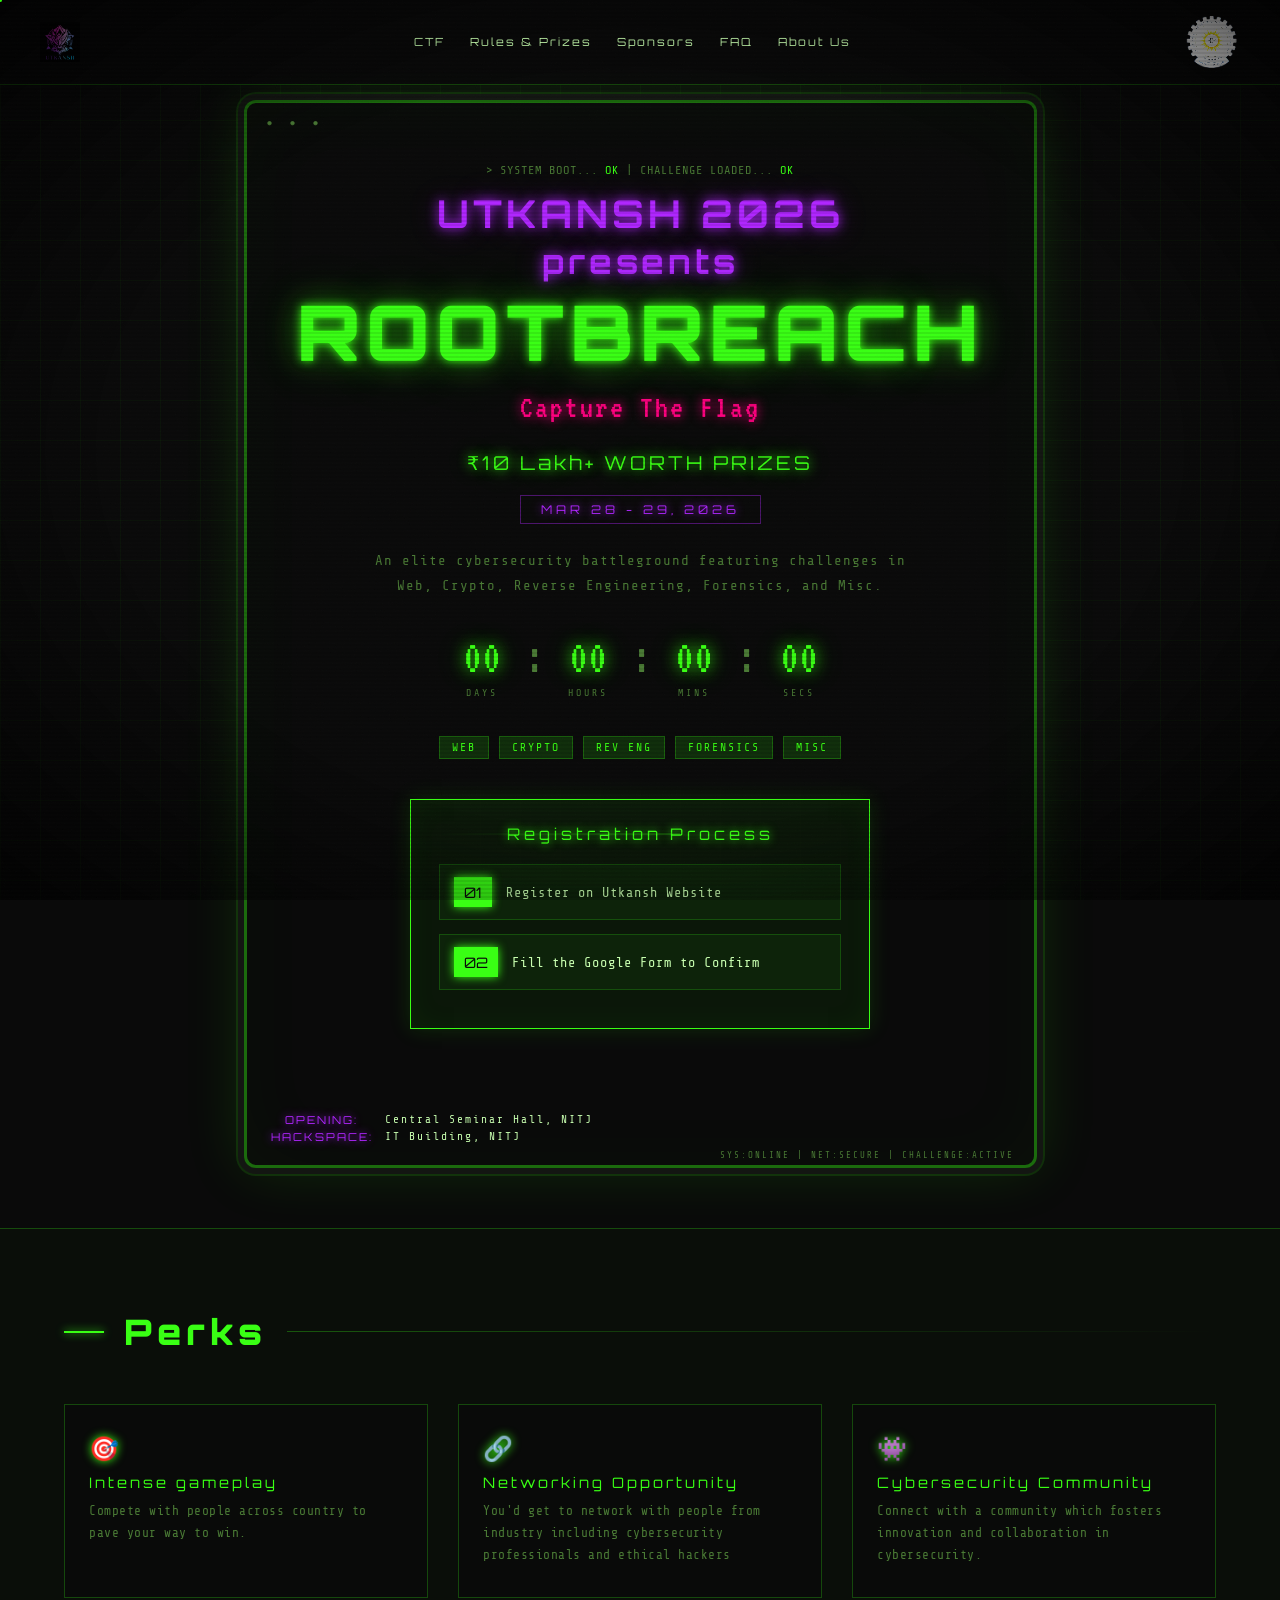
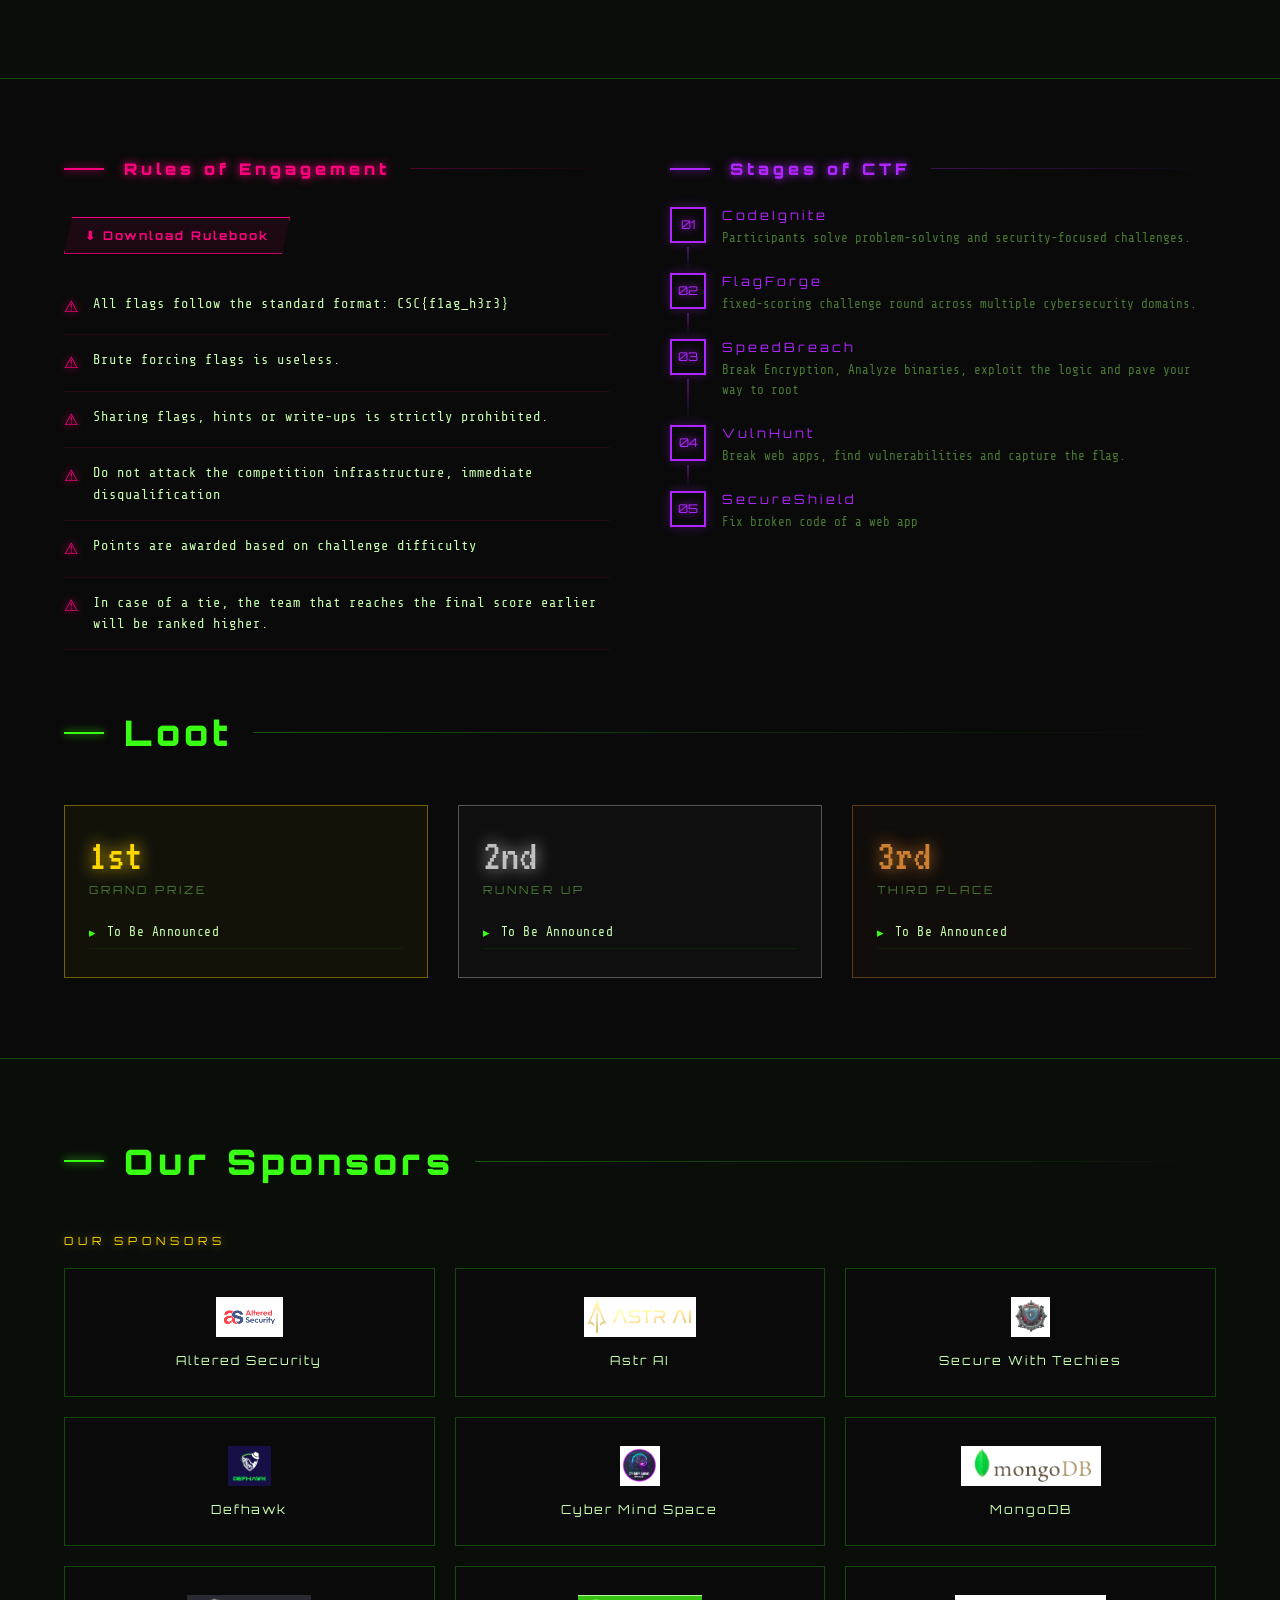
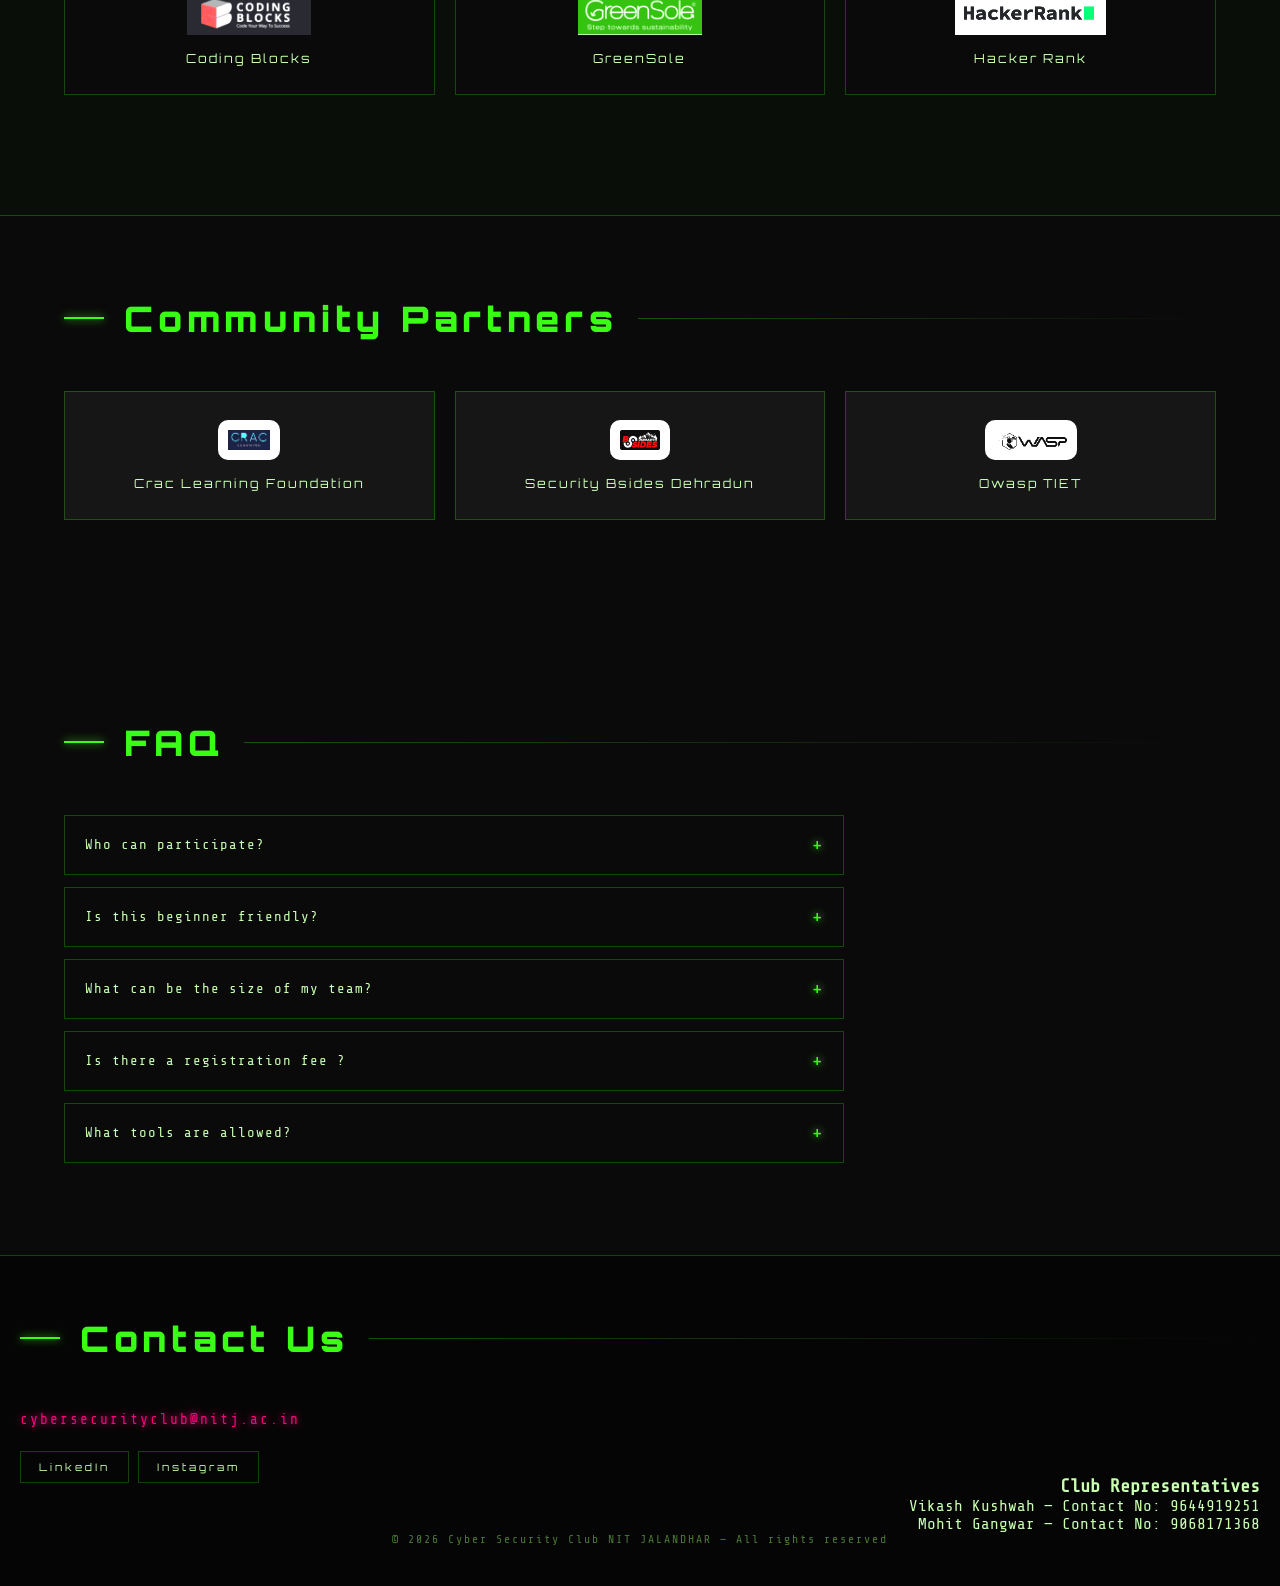
<file: index.html>
<!DOCTYPE html>
<html lang="en">
<head>
<meta charset="UTF-8">
<meta name="viewport" content="width=device-width, initial-scale=1.0">
<title>ROOTBREACH — Capture The Flag 2026</title>
<link rel="preconnect" href="https://fonts.googleapis.com">
<link href="https://fonts.googleapis.com/css2?family=Share+Tech+Mono&family=Orbitron:wght@400;700;900&family=VT323&display=swap" rel="stylesheet">
<link rel="stylesheet" href="style.css">
<link rel="icon" type="image/jpg" href="./assets/CSC_Logo.jpg">
</head>
<body>
<div class="bg-grid"></div>
<div class="vignette"></div>

<!-- NAVBAR -->
<nav>
  <img src="assets/utkansh_logo.png" alt="Register" class="nav-register-img">
    <div class="menu-toggle">☰</div>
  <div class="nav-links">
    <a href="#landing">CTF</a>
    <a href="#rules_prizes">Rules & Prizes</a>
    <a href="#sponsors">Sponsors</a>
    <a href="#faq">FAQ</a>
    <a href="#about">About Us</a>
  </div><img src="assets/nitj_logo.png" alt="Logo" class="nav-logo">
</nav>

<!-- HERO -->
<section id="landing">
  <div class="hero-inner">
    <div class="crt-monitor">
      <p class="terminal-prompt">> SYSTEM BOOT... <span>OK</span> | CHALLENGE LOADED... <span>OK</span></p>
      <p class="hero-label">
  UTKANSH 2026 <span>presents</span>
</p>
      <h1 class="hero-title">ROOTBREACH</h1>
      <p class="hero-tagline">Capture The Flag</p>
      <p class="hero-prize">₹10 Lakh+ WORTH PRIZES</p>
      <div class="hero-date">MAR 28 - 29, 2026</div>
   
      <p class="hero-desc">An elite cybersecurity battleground featuring challenges in Web, Crypto, Reverse Engineering, Forensics, and Misc.</p>
      <div class="countdown-wrap">
        <div class="countdown-unit">
          <span class="countdown-num" id="cd-days">00</span>
          <span class="countdown-label">Days</span>
        </div>
        <span class="countdown-sep">:</span>
        <div class="countdown-unit">
          <span class="countdown-num" id="cd-hours">00</span>
          <span class="countdown-label">Hours</span>
        </div>
        <span class="countdown-sep">:</span>
        <div class="countdown-unit">
          <span class="countdown-num" id="cd-mins">00</span>
          <span class="countdown-label">Mins</span>
        </div>
        <span class="countdown-sep">:</span>
        <div class="countdown-unit">
          <span class="countdown-num" id="cd-secs">00</span>
          <span class="countdown-label">Secs</span>
        </div>
      </div>
      <div class="hero-tags">
        <span class="hero-tag">WEB</span>
        <span class="hero-tag">CRYPTO</span>
        <span class="hero-tag">REV ENG</span>
        <span class="hero-tag">FORENSICS</span>
        <span class="hero-tag">MISC</span>
      </div>
<div class="registration-box">
  <p class="reg-title">Registration Process</p>

  <div class="reg-step">
    <span class="step-num">01</span>
    <a href="https://www.utkansh.com/events/tech-cod-2" target="_blank">
      Register on Utkansh Website
    </a>
  </div>

  <div class="reg-step">
    <span class="step-num">02</span>
    <a href="https://docs.google.com/forms/d/e/1FAIpQLSclqPDXq4Pr7eMh1rQsEfszffg6_2_uz47Mj0pNcskuEX2EDA/viewform" target="_blank">
      Fill the Google Form to Confirm
    </a>
  </div>
</div>
<br><br>
<div class="hero-venue bottom-left">
  <div><span>OPENING:</span> Central Seminar Hall, NITJ</div>
  <div><span>HACKSPACE:</span> IT Building, NITJ</div>
</div>
    </div>
  </div>
</section>

<!-- PERKS -->
<section id="perks">
  <h2 class="section-header" style="color:var(--green)">Perks</h2>

  <div class="perks-grid">
    

    <div class="perk-card">
      <div class="perk-icon">🎯</div>
      <div class="perk-title">Intense gameplay</div>
      <div class="perk-desc">
        Compete with people across country to pave your way to win.
      </div>
    </div>
    <div class="perk-card">
      <div class="perk-icon">🔗</div>
      <div class="perk-title">Networking Opportunity</div>
      <div class="perk-desc">
        You'd get to network with people from industry including cybersecurity professionals and ethical hackers
      </div>
    </div>

    <div class="perk-card">
      <div class="perk-icon">👾</div>
      <div class="perk-title">Cybersecurity Community</div>
      <div class="perk-desc">
        Connect with a community which fosters innovation and collaboration in cybersecurity. 
      </div>
    </div>

  </div>
</section>
<!-- RULES, STAGES, PRIZES -->
<section id="rules_prizes" style="padding: 80px 5vw;">
  <!-- Rules -->
  <div>
    <h2 class="rules-title section-header" style="color:var(--pink)">Rules of Engagement</h2>
    <a href="assets/rulebook.pdf" class="btn-rulebook" target="_blank">
  ⬇ Download Rulebook
</a>
    <div id="rules-list">
      <div class="rule-item">
        <span class="rule-icon">⚠</span>
        <span>All flags follow the standard format: CSC{f1ag_h3r3}</span>
      </div>
      <div class="rule-item">
        <span class="rule-icon">⚠</span>
        <span>Brute forcing flags is useless.</span>
      </div>
      <div class="rule-item">
        <span class="rule-icon">⚠</span>
        <span>Sharing flags, hints or write-ups is strictly prohibited.</span>
      </div>
      <div class="rule-item">
        <span class="rule-icon">⚠</span>
        <span>Do not attack the competition infrastructure, immediate disqualification</span>
      </div>
      
      <div class="rule-item">
        <span class="rule-icon">⚠</span>
        <span>Points are awarded based on challenge difficulty</span>
      </div>
      <div class="rule-item">
        <span class="rule-icon">⚠</span>
        <span>In case of a tie, the team that reaches the final score earlier will be ranked higher.</span>
      </div>
    </div>
  </div>

  <!-- Stages -->
  <div>
    <h2 class="stages-title section-header" style="color:var(--purple)">Stages of CTF</h2>
    <div class="stages-flow" id="stages-list">
      <div class="stage-item">
        <div class="stage-line"><div class="stage-num">01</div><div class="stage-connector"></div></div>
        <div class="stage-content">
          <div class="stage-title">CodeIgnite</div>
          <div class="stage-desc">Participants solve problem-solving and security-focused
challenges.</div>
        </div>
      </div>
      <div class="stage-item">
        <div class="stage-line"><div class="stage-num">02</div><div class="stage-connector"></div></div>
        <div class="stage-content">
          <div class="stage-title">FlagForge</div>
          <div class="stage-desc">fixed-scoring challenge round across multiple
cybersecurity domains.</div>
        </div>
      </div>
      <div class="stage-item">
        <div class="stage-line"><div class="stage-num">03</div><div class="stage-connector"></div></div>
        <div class="stage-content">
          <div class="stage-title">SpeedBreach</div>
          <div class="stage-desc">Break Encryption, Analyze binaries, exploit the logic and pave your way to root</div>
        </div>
      </div>
      <div class="stage-item">
        <div class="stage-line"><div class="stage-num">04</div><div class="stage-connector"></div></div>
        <div class="stage-content">
          <div class="stage-title">VulnHunt</div>
          <div class="stage-desc">Break web apps, find vulnerabilities and capture the flag.</div>
        </div>
      </div>
      <div class="stage-item">
        <div class="stage-line"><div class="stage-num">05</div></div>
        <div class="stage-content">
          <div class="stage-title">SecureShield</div>
          <div class="stage-desc">Fix broken code of a web app</div>
        </div>
      </div>
    </div>
  </div>

  <!-- Prizes -->
   <div class="prizes-section">
   <h2 class="section-header" style="color:var(--green)">Loot</h2>
  <div class="prizes-wrap">
    <div class="prize-card first">
      <div class="prize-pos">1st</div>
      <div class="prize-title">Grand Prize</div>
      <div class="prize-reward">To Be Announced</div>
    
    </div>
    <div class="prize-card second">
      <div class="prize-pos">2nd</div>
      <div class="prize-title">Runner Up</div>
      <div class="prize-reward">To Be Announced</div>
    </div>
    <div class="prize-card third">
      <div class="prize-pos">3rd</div>
      <div class="prize-title">Third Place</div>
      <div class="prize-reward">To Be Announced</div>
    </div>
  </div>
  </div>
</section>

<section id="sponsors">
  <h2 class="section-header" style="color:var(--green)">Our Sponsors</h2>
  <p class="sponsor-tier-title gold reveal">Our Sponsors</p>
  <div class="sponsor-grid reveal">
    <div class="sponsor-card">
    <img src="assets/alteredsec.png" alt="Altered Security">
    <span>Altered Security</span>
    </div>
    <div class="sponsor-card">
        <img src="assets/astr.png" alt="Astr AI">
        <span>Astr AI</span></div>

    <div class="sponsor-card">
    <img src="assets/swt.png" alt="Secure with techies">
    <span>Secure With Techies</span>
    </div>
    <div class="sponsor-card">
        <img src="assets/defhawk.jpeg" alt="Altered Security">
        <span>Defhawk</span>
    </div>
     <div class="sponsor-card">
        <img src="assets/cybermindspace.png" alt="Altered Security">
        <span>Cyber Mind Space</span></div>
    
    <div class="sponsor-card">
        <img src="assets/mongo.png" alt="Altered Security">
        <span>MongoDB</span>
    </div>
    <div class="sponsor-card">
        <img src="assets/codingblocks.png" alt="Altered Security">
        <span>Coding Blocks</span></div>
    <div class="sponsor-card">
        <img src="assets/greensole.png" alt="Altered Security">
        <span>GreenSole</span>
      </div>
    <div class="sponsor-card">
        <img src="assets/hackrank.png" alt="Altered Security">
        <span>Hacker Rank</span>
    </div>
    </div> 
</section>

<section id="community-partners">
  <h2 class="section-header" style="color:var(--green)">Community Partners</h2>


  <div class="sponsor-grid reveal">

    <div class="sponsor-card">
      <img src="assets/crac.png" alt="Partner 1">
      <span>Crac Learning Foundation</span>
    </div>

    <div class="sponsor-card">
      <img src="assets/bsidesdehradun.png" alt="Partner 2">
      <span>Security Bsides Dehradun</span>
    </div>

    <div class="sponsor-card">
      <img src="assets/owasptiet.png" alt="Partner 3">
      <span>Owasp TIET</span>
    </div>

  </div>
</section>

<!-- FAQ -->
<section id="faq">
  <h2 class="section-header" style="color:var(--green)">FAQ</h2>
  <div class="faq-list" >
    <div class="faq-item">
      <div class="faq-q">Who can participate? <span class="faq-icon">+</span></div>
      <div class="faq-a">Students from any college or university can participate. Just be enthusiast towards tech and let's hunt for flags.</div>
    </div>
    <div class="faq-item">
      <div class="faq-q">Is this beginner friendly? <span class="faq-icon">+</span></div>
      <div class="faq-a">Yes, challenges range from easy to advanced.</div>
    </div>
    <div class="faq-item">
      <div class="faq-q">What can be the size of my team? <span class="faq-icon">+</span></div>
      <div class="faq-a">Number of team members can range from 1-5.</div>
    </div>
    <div class="faq-item">
      <div class="faq-q">Is there a registration fee ?<span class="faq-icon">+</span></div>
      <div class="faq-a">Yes, the registration fee for the event is INR 300 per team.</div>
    </div>
    <div class="faq-item">
      <div class="faq-q">What tools are allowed? <span class="faq-icon">+</span></div>
      <div class="faq-a">Any legal cybersecurity tools except brute force automation on flags. Don't just be a script kiddie guys, think out of box.</div>
    </div>
  </div>
</section>

<!-- FOOTER -->
<footer id="about">
    <h2 class="section-header " style="color:var(--green)">Contact Us</h2>
  
    <a class="footer-email" href="mailto:cybersecurityclub@nitj.ac.in">cybersecurityclub@nitj.ac.in</a>
  <div class="footer-left">
    <a class="social-btn" href="https://www.linkedin.com/company/cyber-security-club-nitj">LinkedIn</a>
    <a class="social-btn" href="https://www.instagram.com/csc_nitj/">Instagram</a>
  </div>
  <div class="footer-right">
  <h3 class="rep-heading">Club Representatives</h3>
  <p>Vikash Kushwah — Contact No: 9644919251</p>
  <p>Mohit Gangwar — Contact No: 9068171368</p>
</div>
  <p class="footer-copy">© 2026 Cyber Security Club NIT JALANDHAR — All rights reserved</p>
</footer>


<script src="script.js"></script>

</body>
</html>
</file>
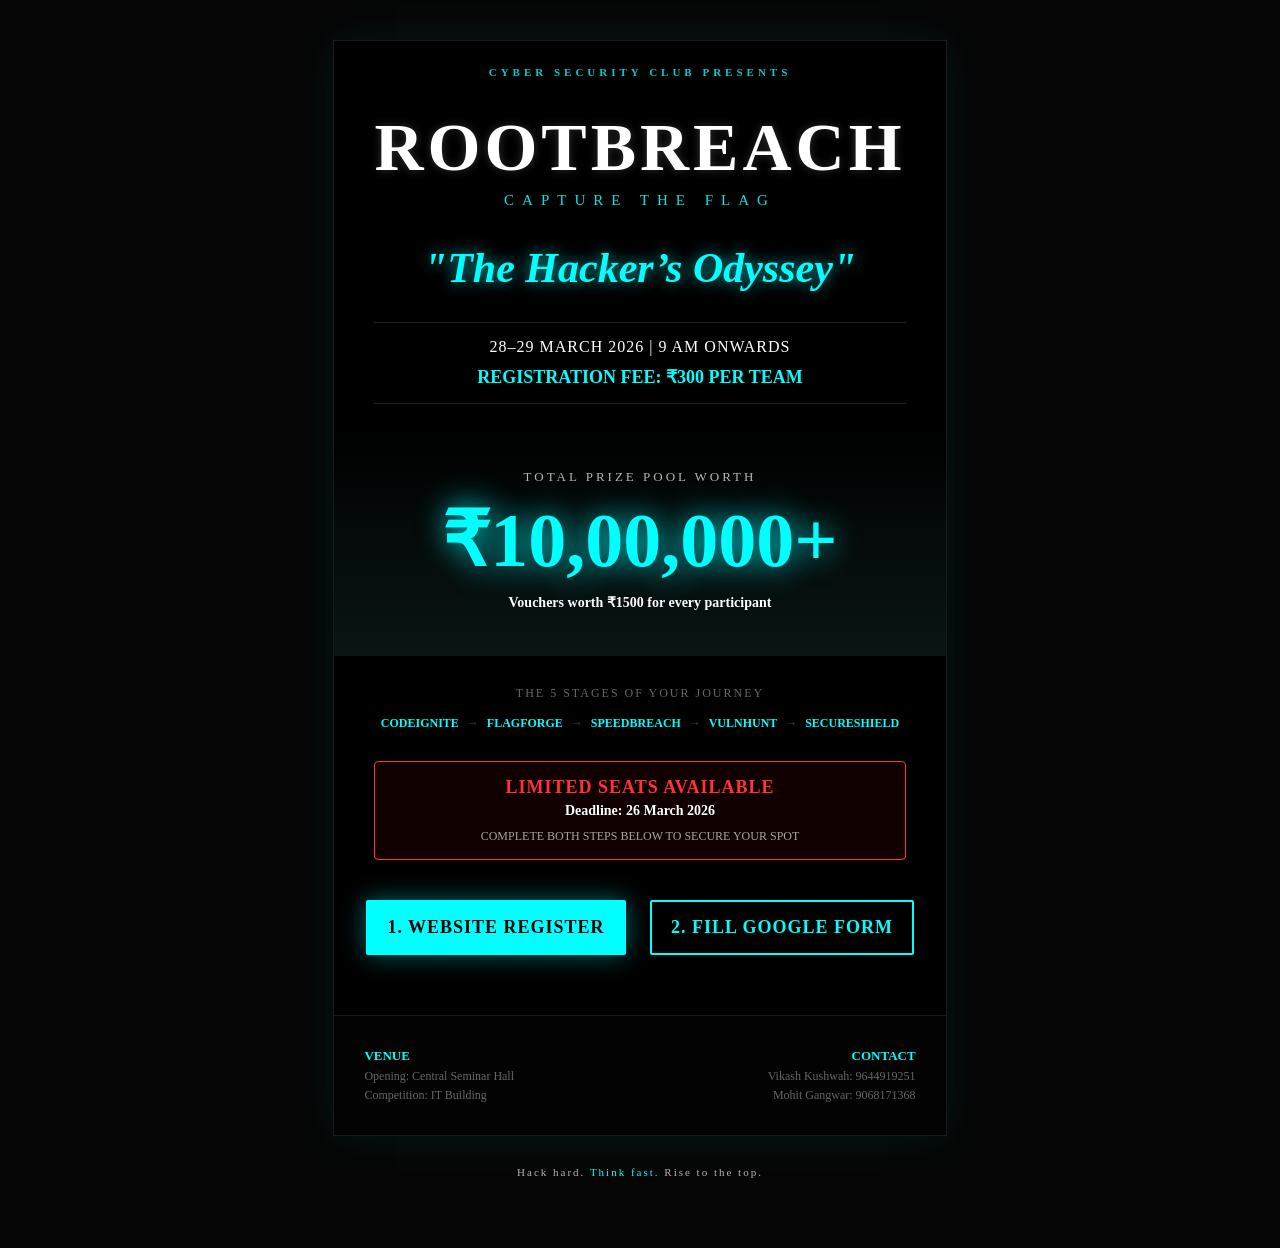
<file: rootbreach.html>
<!DOCTYPE html>
<html lang="en">
<head>
    <meta charset="UTF-8">
    <meta name="viewport" content="width=device-width, initial-scale=1.0">
    <title>ROOTBREACH - The Hacker's Odyssey</title>
    <style>
        @media only screen and (max-width: 600px) {
            .container { width: 100% !important; }
            .prize-text { font-size: 40px !important; }
            .hero-title { font-size: 44px !important; }
            .theme-text { font-size: 22px !important; }
            .stage-text { font-size: 10px !important; }
            .btn-stack { width: 100% !important; margin-bottom: 15px !important; }
        }
    </style>
</head>
<body style="margin: 0; padding: 0; background-color: #050505; font-family: Georgia, serif; color: #ffffff;">
    <table role="presentation" width="100%" cellspacing="0" cellpadding="0" border="0" style="background-color: #050505;">
        <tr>
            <td align="center" style="padding: 40px 10px;">
                
                <table class="container" role="presentation" width="600" cellspacing="0" cellpadding="0" border="0" style="border: 1px solid #1a1a1a; background-color: #000000; box-shadow: 0 0 40px rgba(0, 255, 255, 0.08);">
                    
                    <tr>
                        <td align="center" style="padding: 25px 0 0 0;">
                            <p style="margin: 0; font-size: 11px; letter-spacing: 4px; color: #00ffff; text-transform: uppercase; opacity: 0.8; font-weight: bold;">
                                Cyber Security Club Presents
                            </p>
                        </td>
                    </tr>

                    <tr>
                        <td align="center" style="padding: 30px 40px 10px 40px;">
                            <h1 class="hero-title" style="margin: 0; font-family: 'Times New Roman', serif; font-size: 68px; font-weight: bold; letter-spacing: 4px; color: #ffffff; text-shadow: 0 0 10px rgba(255, 255, 255, 0.2);">
                                ROOTBREACH
                            </h1>
                            <p style="margin: 5px 0; font-size: 15px; letter-spacing: 8px; text-transform: uppercase; color: #00ffff; opacity: 0.9;">
                                Capture The Flag
                            </p>
                        </td>
                    </tr>

                    <tr>
                        <td align="center" style="padding: 20px 40px 30px 40px;">
                            <h2 class="theme-text" style="margin: 0; font-family: 'Times New Roman', serif; font-size: 42px; font-style: italic; color: #00ffff; text-shadow: 0 0 15px rgba(0, 255, 255, 0.7);">
                                "The Hacker’s Odyssey"
                            </h2>
                        </h2>
                        </td>
                    </tr>

                    <tr>
                        <td align="center" style="padding: 0 40px 20px 40px;">
                            <div style="border-top: 1px solid #222; border-bottom: 1px solid #222; padding: 15px 0;">
                                <p style="margin: 0; font-size: 16px; letter-spacing: 1px; color: #ffffff;">
                                    28–29 MARCH 2026 | 9 AM ONWARDS
                                </p>
                                <p style="margin: 10px 0 0 0; font-size: 18px; color: #00ffff; font-weight: bold; text-transform: uppercase;">
                                    REGISTRATION FEE: ₹300 PER TEAM
                                </p>
                            </div>
                        </td>
                    </tr>

                    <tr>
                        <td align="center" style="padding: 45px 20px; background: linear-gradient(180deg, #000000 0%, #0a1515 100%);">
                            <p style="margin: 0; font-size: 13px; letter-spacing: 3px; color: #ffffff; text-transform: uppercase; opacity: 0.7;">TOTAL PRIZE POOL WORTH</p>
                            <h2 class="prize-text" style="margin: 10px 0; font-family: 'Times New Roman', serif; font-size: 76px; color: #00ffff; text-shadow: 0 0 30px rgba(0, 255, 255, 0.9);">
                                ₹10,00,000+
                            </h2>
                            <p style="margin: 0; font-size: 14px; font-weight: bold; color: #ffffff;">
                                Vouchers worth ₹1500 for every participant
                            </p>
                        </td>
                    </tr>

                    <tr>
                        <td align="center" style="padding: 30px 20px;">
                            <p style="margin: 0 0 15px 0; font-size: 12px; color: #666; letter-spacing: 2px; text-transform: uppercase;">The 5 Stages of Your Journey</p>
                            <table role="presentation" cellspacing="0" cellpadding="0" border="0">
                                <tr>
                                    <td class="stage-text" style="font-size: 12px; color: #00ffff; font-weight: bold; text-transform: uppercase;">
                                        CODEIGNITE <span style="color: #444; margin: 0 5px;">→</span> 
                                        FLAGFORGE <span style="color: #444; margin: 0 5px;">→</span> 
                                        SPEEDBREACH <span style="color: #444; margin: 0 5px;">→</span> 
                                        VULNHUNT <span style="color: #444; margin: 0 5px;">→</span> 
                                        SECURESHIELD
                                    </td>
                                </tr>
                            </table>
                        </td>
                    </tr>

                    <tr>
                        <td align="center" style="padding: 0 40px 30px 40px;">
                            <div style="background-color: #110000; border: 1px solid #ff3333; padding: 15px; border-radius: 4px;">
                                <p style="margin: 0; font-size: 18px; color: #ff3333; font-weight: bold; text-transform: uppercase; letter-spacing: 1px;">
                                    LIMITED SEATS AVAILABLE
                                </p>
                                <p style="margin: 5px 0; font-size: 14px; color: #ffffff; font-weight: bold;">
                                    Deadline: 26 March 2026
                                </p>
                                <p style="margin: 10px 0 0 0; font-size: 12px; color: #cccccc; opacity: 0.8;">
                                    COMPLETE BOTH STEPS BELOW TO SECURE YOUR SPOT
                                </p>
                            </div>
                        </td>
                    </tr>

                    <tr>
                        <td align="center" style="padding-bottom: 50px;">
                            <a href="https://www.utkansh.com/events/tech-cod-2" class="btn-stack" style="background-color: #00ffff; color: #000000; display: inline-block; font-family: 'Times New Roman', serif; font-size: 18px; font-weight: bold; line-height: 55px; text-align: center; text-decoration: none; width: 260px; border-radius: 2px; box-shadow: 0 0 25px rgba(0, 255, 255, 0.4); text-transform: uppercase; letter-spacing: 1px; margin: 10px;">1. Website Register</a>
                            
                            <a href="https://forms.gle/mXuemvpPsCfLJKL79" class="btn-stack" style="background-color: transparent; border: 2px solid #00ffff; color: #00ffff; display: inline-block; font-family: 'Times New Roman', serif; font-size: 18px; font-weight: bold; line-height: 51px; text-align: center; text-decoration: none; width: 260px; border-radius: 2px; text-transform: uppercase; letter-spacing: 1px; margin: 10px;">2. Fill Google Form</a>
                        </td>
                    </tr>

                    <tr>
                        <td style="padding: 30px; border-top: 1px solid #1a1a1a; background-color: #030303;">
                            <table role="presentation" width="100%" cellspacing="0" cellpadding="0" border="0">
                                <tr>
                                    <td width="55%" align="left" style="color: #666; font-size: 12px; line-height: 1.6;">
                                        <strong style="color: #00ffff; font-size: 13px; text-transform: uppercase;">VENUE</strong><br>
                                        Opening: Central Seminar Hall<br>
                                        Competition: IT Building
                                    </td>
                                    <td width="45%" align="right" style="color: #666; font-size: 12px; line-height: 1.6;">
                                        <strong style="color: #00ffff; font-size: 13px; text-transform: uppercase;">CONTACT</strong><br>
                                        Vikash Kushwah: 9644919251<br>
                                        Mohit Gangwar: 9068171368
                                    </td>
                                </tr>
                            </table>
                        </td>
                    </tr>
                </table>

                <table role="presentation" width="600" cellspacing="0" cellpadding="0" border="0">
                    <tr>
                        <td align="center" style="padding: 30px; color: #bfb0b0; font-size: 11px; letter-spacing: 2px;">
                             Hack hard.<span style="color: #00ffff;"> Think fast.</span> Rise to the top.
                        </td>
                    </tr>
                </table>

            </td>
        </tr>
    </table>
</body>
</html>
</file>
<file: style.css>
html, body {
  overflow-x: hidden;
}
  :root {
    --bg: #0A0A0A;
    --bg2: #111111;
    --green: #39FF14;
    --pink: #FF007F;
    --purple: #B026FF;
    --green-dim: rgba(57,255,20,0.15);
    --pink-dim: rgba(255,0,127,0.15);
    --purple-dim: rgba(176,38,255,0.15);
    --text: #C8FFB0;
    --muted: #4a7a35;
    --border: rgba(57,255,20,0.25);
  }

  *, *::before, *::after { box-sizing: border-box; margin: 0; padding: 0; }

  html { scroll-behavior: smooth; }

  body {
    background: var(--bg);
    color: var(--text);
    font-family: 'Share Tech Mono', monospace;
    overflow-x: hidden;
    cursor: crosshair;
  }

  /* ─── SCANLINES & NOISE OVERLAY ─── */
  body::before {
    content: '';
    position: fixed;
    inset: 0;
    background: repeating-linear-gradient(
      0deg,
      transparent,
      transparent 2px,
      rgba(0,0,0,0.08) 2px,
      rgba(0,0,0,0.08) 4px
    );
    pointer-events: none;
    z-index: 9999;
    animation: scanMove 8s linear infinite;
  }

  body::after {
    content: '';
    position: fixed;
    inset: 0;
    background-image: url("data:image/svg+xml,%3Csvg viewBox='0 0 256 256' xmlns='http://www.w3.org/2000/svg'%3E%3Cfilter id='noise'%3E%3CfeTurbulence type='fractalNoise' baseFrequency='0.9' numOctaves='4' stitchTiles='stitch'/%3E%3C/filter%3E%3Crect width='100%25' height='100%25' filter='url(%23noise)' opacity='0.04'/%3E%3C/svg%3E");
    background-size: 200px 200px;
    pointer-events: none;
    z-index: 9998;
    opacity: 0.5;
  }

  @keyframes scanMove {
    0% { background-position: 0 0; }
    100% { background-position: 0 100px; }
  }

  /* ─── BG GRID ─── */
  .bg-grid {
    position: fixed;
    inset: 0;
    background-image:
      linear-gradient(rgba(57,255,20,0.04) 1px, transparent 1px),
      linear-gradient(90deg, rgba(57,255,20,0.04) 1px, transparent 1px);
    background-size: 40px 40px;
    pointer-events: none;
    z-index: 0;
  }

  /* hide register button on mobile + move hamburger left  */

  @media(max-width: 768px) {

  /* Hide register button */
  .btn-register {
    display: none;
  }

  /* Move hamburger to left */
  nav {
    justify-content: space-between;
  }

  .menu-toggle {
    order: -1; /* pushes it to left */
   }
   }

  /* ─── hide NAVBAR in mobile ─── */
   @media(max-width: 768px) {
  nav {
    transition: transform 0.3s ease;
  }

  nav.hide-nav {
    transform: translateY(-100%);
  }
}
  /* ─── NAVBAR ─── */
  nav {
  position: fixed;
  top: 0; left: 0; right: 0;
  z-index: 1000;

  display: flex;
  align-items: center;
  justify-content: space-between;

  padding: 16px 40px;
  background: rgba(10,10,10,0.88);
  border-bottom: 1px solid var(--border);
  backdrop-filter: blur(8px);
}

.nav-register-img {
  height: 40px;          /* control size */
  width: auto;
  object-fit: contain;

  cursor: pointer;
  transition: all 0.2s ease;

  filter: brightness(1.2);
.nav-register-img:hover {
  transform: scale(1.05);
  filter: brightness(1.5);
}

}

.nav-links {
  display: flex;
  gap: 25px;
  justify-content: center;
  flex: 1; /* 🔥 this keeps it centered */
}

/* Prevent logo from wrapping */
.nav-logo {
  white-space: nowrap;
}


.nav-links a {
  font-size: 0.65rem;
  letter-spacing: 1px;
}

.nav-links a {
  font-family: 'Orbitron', sans-serif;
  font-size: 0.7rem;
  letter-spacing: 2px;
  color: var(--text);
  text-decoration: none;
  transition: color 0.2s;
}

.nav-links a:hover {
  color: var(--green);
}
@media(max-width: 768px) {
  nav {
    flex-wrap: wrap;
    padding: 12px 16px;
  }

  .nav-links {
    width: 100%;
    margin-top: 10px;
    justify-content: center;
    flex-wrap: wrap;
    gap: 12px;
  }
}

/* Hide hamburger on desktop */
.menu-toggle {
  display: none;
  font-size: 1.5rem;
  color: var(--green);
  cursor: pointer;
}

/* MOBILE NAV */
@media(max-width: 768px) {

  /* Show hamburger */
  .menu-toggle {
    display: block;
  }

  /* Hide nav links initially */
  .nav-links {
    display: none;
    width: 100%;
    flex-direction: column;
    background: rgba(10,10,10,0.95);
    margin-top: 10px;
    padding: 10px 0;
    border-top: 1px solid var(--border);
  }

  /* Show when active */
  .nav-links.active {
    display: flex;
  }

  .nav-links a {
    padding: 10px 0;
    text-align: center;
  }
}
/* logo picture size adjustment */
.nav-logo {
  opacity: 1; /* full visibility */
  filter: brightness(1.8) contrast(1.3);
}
.nav-logo {
  height: 52px;   /* adjust if needed */
  width: auto;
  object-fit: contain;
  opacity: 1;
}
  .btn-register {
    font-family: 'Orbitron', sans-serif;
    font-size: 0.75rem;
    font-weight: 700;
    letter-spacing: 2px;
    color: var(--bg);
    background: var(--green);
    border: none;
    padding: 10px 22px;
    cursor: pointer;
    clip-path: polygon(8px 0%, 100% 0%, calc(100% - 8px) 100%, 0% 100%);
    transition: all 0.2s;
    box-shadow: 0 0 16px var(--green), 0 0 32px rgba(57,255,20,0.3);
    text-decoration: none;
    display: inline-block;
  }

  .btn-register:hover {
    background: var(--bg);
    color: var(--green);
    box-shadow: 0 0 24px var(--green), 0 0 48px rgba(57,255,20,0.5);
  }

  /* ─── HERO ─── */
  #landing {
    position: relative;
    min-height: 100vh;
    display: flex;
    align-items: center;
    justify-content: center;
    z-index: 1;
    padding: 100px 20px 60px;
  }

  .hero-inner {
    text-align: center;
    max-width: 860px;
  }

  .crt-monitor {
    position: relative;
    border: 3px solid rgba(57,255,20,0.4);
    border-radius: 12px;
    padding: 60px 50px;
    background: rgba(10,10,10,0.9);
    box-shadow:
      0 0 0 6px rgba(20,20,20,0.9),
      0 0 0 8px rgba(57,255,20,0.12),
      0 0 60px rgba(57,255,20,0.15),
      inset 0 0 80px rgba(57,255,20,0.03);
  }

  .crt-monitor::before {
    content: '● ● ●';
    position: absolute;
    top: 14px; left: 20px;
    color: var(--muted);
    font-size: 10px;
    letter-spacing: 6px;
  }

  .crt-monitor::after {
    content: 'SYS:ONLINE | NET:SECURE | CHALLENGE:ACTIVE';
    position: absolute;
    bottom: 5px; right: 20px;
    color: var(--muted);
    font-size: 9px;
    letter-spacing: 2px;
  }
.hero-label {
  font-family: 'Orbitron', sans-serif;
  font-size: clamp(1.6rem, 3vw, 2.4rem);
  font-weight: 700;
  letter-spacing: 4px;

  color: var(--purple);  /* 🔥 different from ROOTBREACH (green) */
  text-shadow: 0 0 12px var(--purple), 0 0 28px rgba(176,38,255,0.4);

  margin-bottom: 12px;
}

/* make "presents" SAME style */
.hero-label span {
  display: block;
  font-size: 0.85em;     /* slightly smaller but same vibe */
  color: inherit;        
  text-shadow: inherit; 
  letter-spacing: inherit;
  margin-top: 4px;
}

@media (max-width: 768px) {
  .crt-monitor {
    padding: 30px 16px;   /* reduce padding */
    border-width: 2px;
  }
}
@media (max-width: 768px) {
  .hero-label {
    font-size: 1.4rem;
    letter-spacing: 2px;
  }

  .hero-label span {
    font-size: 0.7em;
  }
}
  @keyframes blink {
    50% { opacity: 0.4; }
  }

  .hero-title {
    font-family: 'Orbitron', sans-serif;
    font-size: clamp(2.4rem, 6vw, 5rem);
    font-weight: 900;
    line-height: 1;
    letter-spacing: 6px;
    color: var(--green);
    text-shadow:
      0 0 10px var(--green),
      0 0 30px rgba(57,255,20,0.5),
      0 0 60px rgba(57,255,20,0.2);
    animation: glitch 4s infinite;
    margin-bottom: 20px;
  }

  @keyframes glitch {
    0%,90%,100% { transform: none; text-shadow: 0 0 10px var(--green), 0 0 30px rgba(57,255,20,0.5); }
    91% { transform: translate(-3px, 1px) skewX(-1deg); text-shadow: 3px 0 var(--pink), -3px 0 var(--purple); }
    92% { transform: translate(3px,-1px) skewX(1deg); text-shadow: -3px 0 var(--pink), 3px 0 var(--purple); }
    93% { transform: none; }
    95% { transform: translate(2px,0); text-shadow: -2px 0 var(--pink), 2px 0 var(--green); }
    96% { transform: none; }
  }

  .hero-tagline {
    font-family: 'VT323', monospace;
    font-size: clamp(1.4rem, 3vw, 2rem);
    color: var(--pink);
    text-shadow: 0 0 12px var(--pink);
    margin-bottom: 28px;
    letter-spacing: 2px;
  }
  .hero-prize {
  font-family: 'Orbitron', sans-serif;
  font-size: clamp(0.9rem, 2vw, 1.2rem);
  letter-spacing: 3px;
  margin-top: 10px;
  margin-bottom: 20px;

  color: var(--green);
  text-shadow: 0 0 12px var(--green), 0 0 30px rgba(57,255,20,0.3);

  display: block;
  text-align: center;
}

  .hero-date {
    display: inline-block;
    font-family: 'Orbitron', sans-serif;
    font-size: 0.75rem;
    letter-spacing: 4px;
    color: var(--purple);
    text-shadow: 0 0 10px var(--purple);
    border: 1px solid rgba(176,38,255,0.4);
    padding: 6px 20px;
    margin-bottom: 24px;
  }
  .hero-venue.bottom-left {
  position: absolute;
  left: 20px;
  bottom: 20px;

  font-size: 0.7rem;
  letter-spacing: 2px;
  color: var(--text);
  line-height: 1.5;
}

.hero-venue.bottom-left div {
  display: flex;
  gap: 8px;
}

.hero-venue.bottom-left span {
  min-width: 110px;
  color: var(--purple);
  text-shadow: 0 0 8px var(--purple);
  font-family: 'Orbitron', sans-serif;
  font-size: 0.68rem;
  letter-spacing: 2px;
}

  .hero-desc {
    font-size: 0.88rem;
    color: var(--muted);
    line-height: 1.8;
    max-width: 560px;
    margin: 0 auto 36px;
    letter-spacing: 1px;
  }

  .hero-tags {
    display: flex;
    gap: 10px;
    flex-wrap: wrap;
    justify-content: center;
    margin-bottom: 36px;
  }

  .hero-tag {
    font-size: 0.72rem;
    letter-spacing: 2px;
    padding: 4px 12px;
    border: 1px solid var(--border);
    color: var(--green);
    background: var(--green-dim);
  }
.registration-box {
  border: 1px solid var(--green);
  background: rgba(57,255,20,0.06);
  padding: 24px 28px;
  max-width: 460px;
  margin: 40px auto;

  box-shadow: 0 0 20px rgba(57,255,20,0.15),
              inset 0 0 30px rgba(57,255,20,0.05);
}
.reg-title {
  font-family: 'Orbitron', sans-serif;
  font-size: 1rem;
  letter-spacing: 4px;

  color: var(--green);
  text-shadow: 
    0 0 10px var(--green),
    0 0 20px rgba(57,255,20,0.4);

  text-align: right;
  margin-bottom: 20px;

  position: relative;
}

/* glowing line on left for style */
.reg-title::before {
  content: '';
  position: absolute;
  left: 0;
  top: 50%;
  transform: translateY(-50%);
  width: 60%;
  height: 1px;
  background: linear-gradient(to right, transparent, var(--green));
  opacity: 0.4;
}
/* TITLE */
.reg-title {
  font-family: 'Orbitron', sans-serif;
  font-size: 1rem;
  letter-spacing: 4px;
  text-align: center;

  color: var(--green);
  text-shadow: 0 0 10px var(--green);

  margin-bottom: 20px;
}

/* STEPS (MAIN FOCUS) */
.reg-step {
  display: flex;
  align-items: center;
  gap: 14px;

  margin-bottom: 14px;
  padding: 12px 14px;

  border: 1px solid rgba(57,255,20,0.2);
  background: rgba(57,255,20,0.05);

  transition: all 0.2s;
}

/* hover = focus boost */
.reg-step:hover {
  border-color: var(--green);
  box-shadow: 0 0 16px rgba(57,255,20,0.25);
  transform: translateX(4px);
}

/* STEP NUMBER (high attention) */
.step-num {
  font-family: 'Orbitron', sans-serif;
  font-size: 0.9rem;
  color: var(--bg);
  background: var(--green);

  padding: 6px 10px;
  min-width: 34px;
  text-align: center;

  box-shadow: 0 0 10px var(--green);
}

/* LINK TEXT */
.reg-step a {
  font-size: 0.85rem;
  letter-spacing: 1px;

  color: var(--text);
  text-decoration: none;

  transition: all 0.2s;
}

.reg-step a:hover {
  color: var(--green);
  text-shadow: 0 0 8px var(--green);
}
@media (max-width: 768px) {
  .registration-box {
    width: 92%;
    padding: 18px;
  }

  .reg-step {
    padding: 10px;
  }

  .step-num {
    font-size: 0.8rem;
  }
}

  @keyframes pulse-glow {
    0%,100% { box-shadow: 0 0 24px var(--green), 0 0 48px rgba(57,255,20,0.3); }
    50% { box-shadow: 0 0 36px var(--green), 0 0 72px rgba(57,255,20,0.5); }
  }

  .btn-cta:hover {
    background: var(--bg);
    color: var(--green);
  }

  /* ─── SECTION WRAPPER ─── */
  section {
    position: relative;
    z-index: 1;
    padding: 80px 5vw;
  }

  .section-header {
    font-family: 'Orbitron', sans-serif;
    font-size: clamp(1.4rem, 3vw, 2.2rem);
    font-weight: 900;
    letter-spacing: 5px;
    margin-bottom: 50px;
    display: flex;
    align-items: center;
    gap: 20px;
  }

  .section-header::before {
    content: '';
    display: block;
    width: 40px;
    height: 2px;
    background: currentColor;
    box-shadow: 0 0 8px currentColor;
    flex-shrink: 0;
  }

  .section-header::after {
    content: '';
    display: block;
    flex: 1;
    height: 1px;
    background: linear-gradient(to right, currentColor, transparent);
    opacity: 0.3;
  }

/* ─── PERKS SECTION ─── */

#perks {
  border-top: 1px solid var(--border);
  border-bottom: 1px solid var(--border);
  background: rgba(57,255,20,0.02);
}

/* Grid layout */
.perks-grid {
  display: grid;
  grid-template-columns: repeat(3, 1fr);
  gap: 30px;
}

/* Tablet */
@media(max-width: 900px) {
  .perks-grid {
    grid-template-columns: repeat(2, 1fr);
  }
}

/* Mobile */
@media(max-width: 768px) {
  .perks-grid {
    grid-template-columns: 1fr;
  }
}

/* Card styling */
.perk-card {
  border: 1px solid var(--border);
  padding: 30px 24px;
  background: rgba(10,10,10,0.85);
  position: relative;
  overflow: hidden;

  transition: all 0.3s ease;
}

/* Glow hover */
.perk-card:hover {
  border-color: var(--green);
  box-shadow: 
    0 0 20px rgba(57,255,20,0.2),
    inset 0 0 20px rgba(57,255,20,0.05);
}

/* Icon */
.perk-icon {
  font-size: 1.5rem;
  color: var(--green);
  text-shadow: 0 0 10px var(--green);
  margin-bottom: 10px;
}

/* Title */
.perk-title {
  font-family: 'Orbitron', sans-serif;
  font-size: 0.9rem;
  letter-spacing: 3px;
  color: var(--green);
  margin-bottom: 10px;
}

/* Description */
.perk-desc {
  font-size: 0.8rem;
  color: var(--muted);
  line-height: 1.7;
  letter-spacing: 0.5px;
}


  /* ─── RULES & STAGES ─── */
  #rules_prizes {
    display: grid;
    grid-template-columns: 1fr 1fr;
    gap: 60px;
    align-items: start;
  }

  @media(max-width:900px){
    #rules_prizes { grid-template-columns: 1fr; }
  }

  /* Rules */
  .btn-rulebook {
  display: inline-block;
  margin: 10px 0 25px;

  font-family: 'Orbitron', sans-serif;
  font-size: 0.75rem;
  font-weight: 700;
  letter-spacing: 2px;

  color: var(--pink);
  border: 1px solid var(--pink);
  padding: 10px 20px;
  text-decoration: none;

  clip-path: polygon(8px 0%, 100% 0%, calc(100% - 8px) 100%, 0% 100%);
  background: rgba(255,0,127,0.08);

  transition: all 0.2s;
}

.btn-rulebook:hover {
  color: var(--bg);
  background: var(--pink);
  box-shadow: 0 0 16px var(--pink), 0 0 32px rgba(255,0,127,0.4);
}
@media (max-width: 768px) {
  .btn-rulebook {
    display: block;
    width: fit-content;
    margin: 10px auto 25px; /* center it on mobile */
    text-align: center;
  }
}
  .rules-title {
    font-family: 'Orbitron', sans-serif;
    font-size: 1rem;
    letter-spacing: 4px;
    color: var(--pink);
    text-shadow: 0 0 10px var(--pink);
    margin-bottom: 28px;
  }

  .rule-item {
    display: flex;
    align-items: flex-start;
    gap: 14px;
    padding: 14px 0;
    border-bottom: 1px solid rgba(255,0,127,0.12);
    font-size: 0.85rem;
    letter-spacing: 1px;
    line-height: 1.6;
    color: var(--text);
    opacity: 0;
    transform: translateX(-20px);
    transition: opacity 0.5s, transform 0.5s;
  }

  .rule-item.visible { opacity: 1; transform: none; }

  .rule-icon {
    color: var(--pink);
    text-shadow: 0 0 8px var(--pink);
    font-size: 1rem;
    flex-shrink: 0;
    margin-top: 2px;
  }

  /* Stages */
  .stages-title {
    font-family: 'Orbitron', sans-serif;
    font-size: 1rem;
    letter-spacing: 4px;
    color: var(--purple);
    text-shadow: 0 0 10px var(--purple);
    margin-bottom: 28px;
  }

  .stages-flow {
    display: flex;
    flex-direction: column;
    gap: 0;
  }

  .stage-item {
    display: flex;
    gap: 16px;
    position: relative;
    opacity: 0;
    transform: translateY(16px);
    transition: opacity 0.5s, transform 0.5s;
  }

  .stage-item.visible { opacity: 1; transform: none; }

  .stage-line {
    display: flex;
    flex-direction: column;
    align-items: center;
  }

  .stage-num {
    width: 36px; height: 36px;
    border: 2px solid var(--purple);
    display: flex; align-items: center; justify-content: center;
    font-family: 'Orbitron', sans-serif;
    font-size: 0.75rem;
    color: var(--purple);
    text-shadow: 0 0 8px var(--purple);
    box-shadow: 0 0 12px rgba(176,38,255,0.3);
    flex-shrink: 0;
  }

  .stage-connector {
    width: 2px;
    flex: 1;
    min-height: 20px;
    background: linear-gradient(to bottom, var(--purple), transparent);
    opacity: 0.4;
    margin: 4px 0;
  }

  .stage-content {
    padding: 0 0 24px;
  }

  .stage-title {
    font-family: 'Orbitron', sans-serif;
    font-size: 0.8rem;
    letter-spacing: 3px;
    color: var(--purple);
    margin-bottom: 6px;
  }

  .stage-desc {
    font-size: 0.78rem;
    color: var(--muted);
    line-height: 1.6;
  }

  /* Prizes */
  .prizes-section {
  grid-column: 1 / -1; 
}
  .prizes-wrap {
  display: grid;
  grid-template-columns: repeat(3, 1fr);
  gap: 30px;
  align-items: stretch;
}


  @media(max-width: 768px) {
  .prizes-wrap {
    grid-template-columns: 1fr;
  }
}

  .prize-card {
    border: 1px solid var(--border);
    padding: 28px 24px;
    background: rgba(57,255,20,0.03);
    position: relative;
    overflow: hidden;
    transition: all 0.3s;
    opacity: 0;
    transform: translateY(20px);
    transition: opacity 0.5s, transform 0.5s, box-shadow 0.3s;
  }

  .prize-card.visible { opacity: 1; transform: none; }

  .prize-card:hover {
    box-shadow: 0 0 30px rgba(57,255,20,0.15);
    border-color: var(--green);
  }

  .prize-card.first {
    border-color: rgba(255,215,0,0.4);
    background: rgba(255,215,0,0.04);
  }

  .prize-card.first:hover {
    box-shadow: 0 0 30px rgba(255,215,0,0.15);
    border-color: gold;
  }

  .prize-card.second {
    border-color: rgba(192,192,192,0.4);
    background: rgba(192,192,192,0.03);
  }

  .prize-card.third {
    border-color: rgba(205,127,50,0.4);
    background: rgba(205,127,50,0.03);
  }

  .prize-pos {
    font-family: 'VT323', monospace;
    font-size: 2.8rem;
    line-height: 1;
    margin-bottom: 4px;
  }
  .loot-heading {  /* centers the heading line */
  text-align: center;
  color: var(--green);
  margin-bottom: 10px;
}

  .prize-card.first .prize-pos { color: gold; text-shadow: 0 0 16px gold; }
  .prize-card.second .prize-pos { color: silver; text-shadow: 0 0 16px silver; }
  .prize-card.third .prize-pos { color: #CD7F32; text-shadow: 0 0 16px #CD7F32; }

  .prize-title {
    font-family: 'Orbitron', sans-serif;
    font-size: 0.7rem;
    letter-spacing: 3px;
    color: var(--muted);
    margin-bottom: 20px;
    text-transform: uppercase;
  }

  .prize-reward {
    font-size: 0.8rem;
    color: var(--text);
    padding: 8px 0;
    border-bottom: 1px solid rgba(57,255,20,0.08);
    display: flex;
    align-items: center;
    gap: 10px;
    letter-spacing: 0.5px;
  }

  .prize-reward::before {
    content: '▸';
    color: var(--green);
    flex-shrink: 0;
  }

  /* ─── SPONSORS ─── */
  
  #sponsors {
    border-top: 1px solid var(--border);
    border-bottom: 1px solid var(--border);
    background: rgba(57,255,20,0.02);
  }

  .sponsor-tier-title {
    font-family: 'Orbitron', sans-serif;
    font-size: 0.7rem;
    letter-spacing: 5px;
    margin-bottom: 20px;
    color: var(--muted);
    text-transform: uppercase;
  }

  .sponsor-tier-title.gold { color: gold; text-shadow: 0 0 10px rgba(255,215,0,0.5); }
  .sponsor-tier-title.silver { color: silver; }

  .sponsor-grid {
  display: grid;
  grid-template-columns: repeat(3, 1fr); /* 3 cards in a row */
  gap: 20px;
  margin-bottom: 40px;
    }

  .sponsor-card {
    border: 1px solid var(--border);
    padding: 28px 16px;
    text-align: center;
    background: rgba(10,10,10,0.8);
    font-family: 'Orbitron', sans-serif;
    font-size: 0.78rem;
    letter-spacing: 2px;
    color: var(--text);
    transition: all 0.3s;
    display: flex;
    flex-direction: column;
    align-items: center;
    justify-content: center;
    gap: 10px;
  }

.sponsor-card img {
  height: 40px;   /* adjust as needed */
  width: auto;
  object-fit: contain;
  filter: brightness(1.2); /* makes logos pop slightly */
}

.sponsor-card span {
  margin-top: 5px;
}
.sponsor-card img {
  mix-blend-mode: screen;
}
  .sponsor-card:hover {
    border-color: var(--green);
    box-shadow: 0 0 20px rgba(57,255,20,0.2), inset 0 0 20px rgba(57,255,20,0.04);
    color: var(--green);
    text-shadow: 0 0 8px var(--green);
  }

  .sponsor-card.soon {
    color: var(--muted);
    border-style: dashed;
    border-color: rgba(57,255,20,0.12);
    font-size: 0.7rem;
    letter-spacing: 3px;
  }
  @media (max-width: 768px) {
  .sponsor-grid {
    grid-template-columns: 1fr;   /* one card per row */
    gap: 16px;
  }

  .sponsor-card {
    width: 100%;
  }
}
/* Community Partner Logo Fix */
#community-partners .sponsor-card img {
  background: #fff;
  padding: 10px;
  border-radius: 10px;
  object-fit: contain;
}

/* Optional: make cards feel slightly distinct */
#community-partners .sponsor-card {
  background: rgba(255, 255, 255, 0.05);
}
  /* ─── FAQ ─── */
  .faq-list { max-width: 780px; }

  .faq-item {
    border: 1px solid var(--border);
    margin-bottom: 12px;
    overflow: hidden;
    opacity: 0;
    transform: translateY(10px);
    transition: opacity 0.4s, transform 0.4s;
  }

  .faq-item.visible { opacity: 1; transform: none; }

  .faq-q {
    display: flex;
    justify-content: space-between;
    align-items: center;
    padding: 18px 20px;
    cursor: pointer;
    font-size: 0.88rem;
    letter-spacing: 1px;
    color: var(--text);
    transition: color 0.2s;
    user-select: none;
  }

  .faq-q:hover { color: var(--green); }

  .faq-icon {
    font-size: 1.2rem;
    color: var(--green);
    transition: transform 0.3s;
    flex-shrink: 0;
    text-shadow: 0 0 8px var(--green);
  }

  .faq-item.open .faq-icon { transform: rotate(45deg); }

  .faq-a {
    max-height: 0;
    overflow: hidden;
    transition: max-height 0.4s ease, padding 0.3s;
    padding: 0 20px;
    font-size: 0.82rem;
    color: var(--muted);
    line-height: 1.8;
    letter-spacing: 0.5px;
  }

  .faq-item.open .faq-a {
    max-height: 200px;
    padding: 0 20px 18px;
  }

  /* ─── FOOTER ─── */
  footer {
    position: relative;
    z-index: 1;
    text-align: center;
    padding: 60px 20px 40px;
    border-top: 1px solid var(--border);
    background: rgba(0,0,0,0.5);
  }

  .footer-title {
    font-family: 'Orbitron', sans-serif;
    font-size: 0.9rem;
    letter-spacing: 5px;
    color: var(--green);
    text-shadow: 0 0 10px var(--green);
    margin-bottom: 20px;
  }

  .footer-email {
    color: var(--pink);
    text-decoration: none;
    font-size: 0.9rem;
    letter-spacing: 2px;
    text-shadow: 0 0 8px var(--pink);
    transition: opacity 0.2s;
    display: block;
    margin-bottom: 30px;
  }

  .footer-email:hover { opacity: 0.7; }

  .footer-socials {
    display: flex;
    gap: 20px;
    justify-content: center;
    margin-bottom: 36px;
  }

  .social-btn {
    font-family: 'Orbitron', sans-serif;
    font-size: 0.65rem;
    letter-spacing: 3px;
    color: var(--text);
    border: 1px solid var(--border);
    padding: 8px 18px;
    text-decoration: none;
    transition: all 0.2s;
  }

  .social-btn:hover {
    border-color: var(--green);
    color: var(--green);
    box-shadow: 0 0 12px rgba(57,255,20,0.2);
  }

  .footer-copy {
    font-size: 0.72rem;
    color: var(--muted);
    letter-spacing: 2px;
  }

  /* ─── VIGNETTE ─── */
  .vignette {
    position: fixed;
    inset: 0;
    background: radial-gradient(ellipse at center, transparent 60%, rgba(0,0,0,0.7) 100%);
    pointer-events: none;
    z-index: 9997;
  }

  /* ─── SCROLL REVEAL ─── */
  .reveal {
    opacity: 0;
    transform: translateY(30px);
    transition: opacity 0.3s ease, transform 0.3s ease;
  }

  .reveal.visible { opacity: 1; transform: none; }

  /* ─── COUNTDOWN ─── */
  .countdown-wrap {
    display: flex;
    gap: 24px;
    justify-content: center;
    margin-bottom: 36px;
    flex-wrap: wrap;
  }

  .countdown-unit {
    text-align: center;
  }

  .countdown-num {
    font-family: 'VT323', monospace;
    font-size: 3rem;
    color: var(--green);
    text-shadow: 0 0 16px var(--green), 0 0 32px rgba(57,255,20,0.3);
    line-height: 1;
    display: block;
  }

  .countdown-label {
    font-size: 0.62rem;
    letter-spacing: 3px;
    color: var(--muted);
    text-transform: uppercase;
  }

  .countdown-sep {
    font-family: 'VT323', monospace;
    font-size: 3rem;
    color: var(--muted);
    line-height: 1;
    animation: blink 1s step-end infinite;
  }

  /* ─── TERMINAL PROMPT ─── */
  .terminal-prompt {
    font-size: 0.75rem;
    color: var(--muted);
    letter-spacing: 1px;
    margin-bottom: 12px;
  }

  .terminal-prompt span {
    color: var(--green);
  }

  /* ─── MOBILE ─── */
  @media(max-width: 600px) {
    nav { padding: 12px 16px; }
    .crt-monitor { padding: 40px 24px; }
    section { padding: 60px 5vw; }
    .prizes-wrap { grid-template-columns: 1fr; }
    .footer-socials { flex-direction: column; align-items: center; }
    .countdown-wrap { gap: 12px; }
  }.footer-container {
  display: flex;
  justify-content: space-between; /* pushes left & right apart */
  align-items: flex-start;
}

.footer-left {
  flex: 1;
  text-align: left;
}

.footer-right {
  flex: 1;
  text-align: right;
}

.footer-email {
  display: block;
  text-align: left;
}

/* Optional: keep it neat on smaller screens */
@media (max-width: 768px) {
  .footer-container {
    flex-direction: column;
  }

  .footer-right {
    text-align: left;
    margin-top: 20px;
  }
}
</file>
